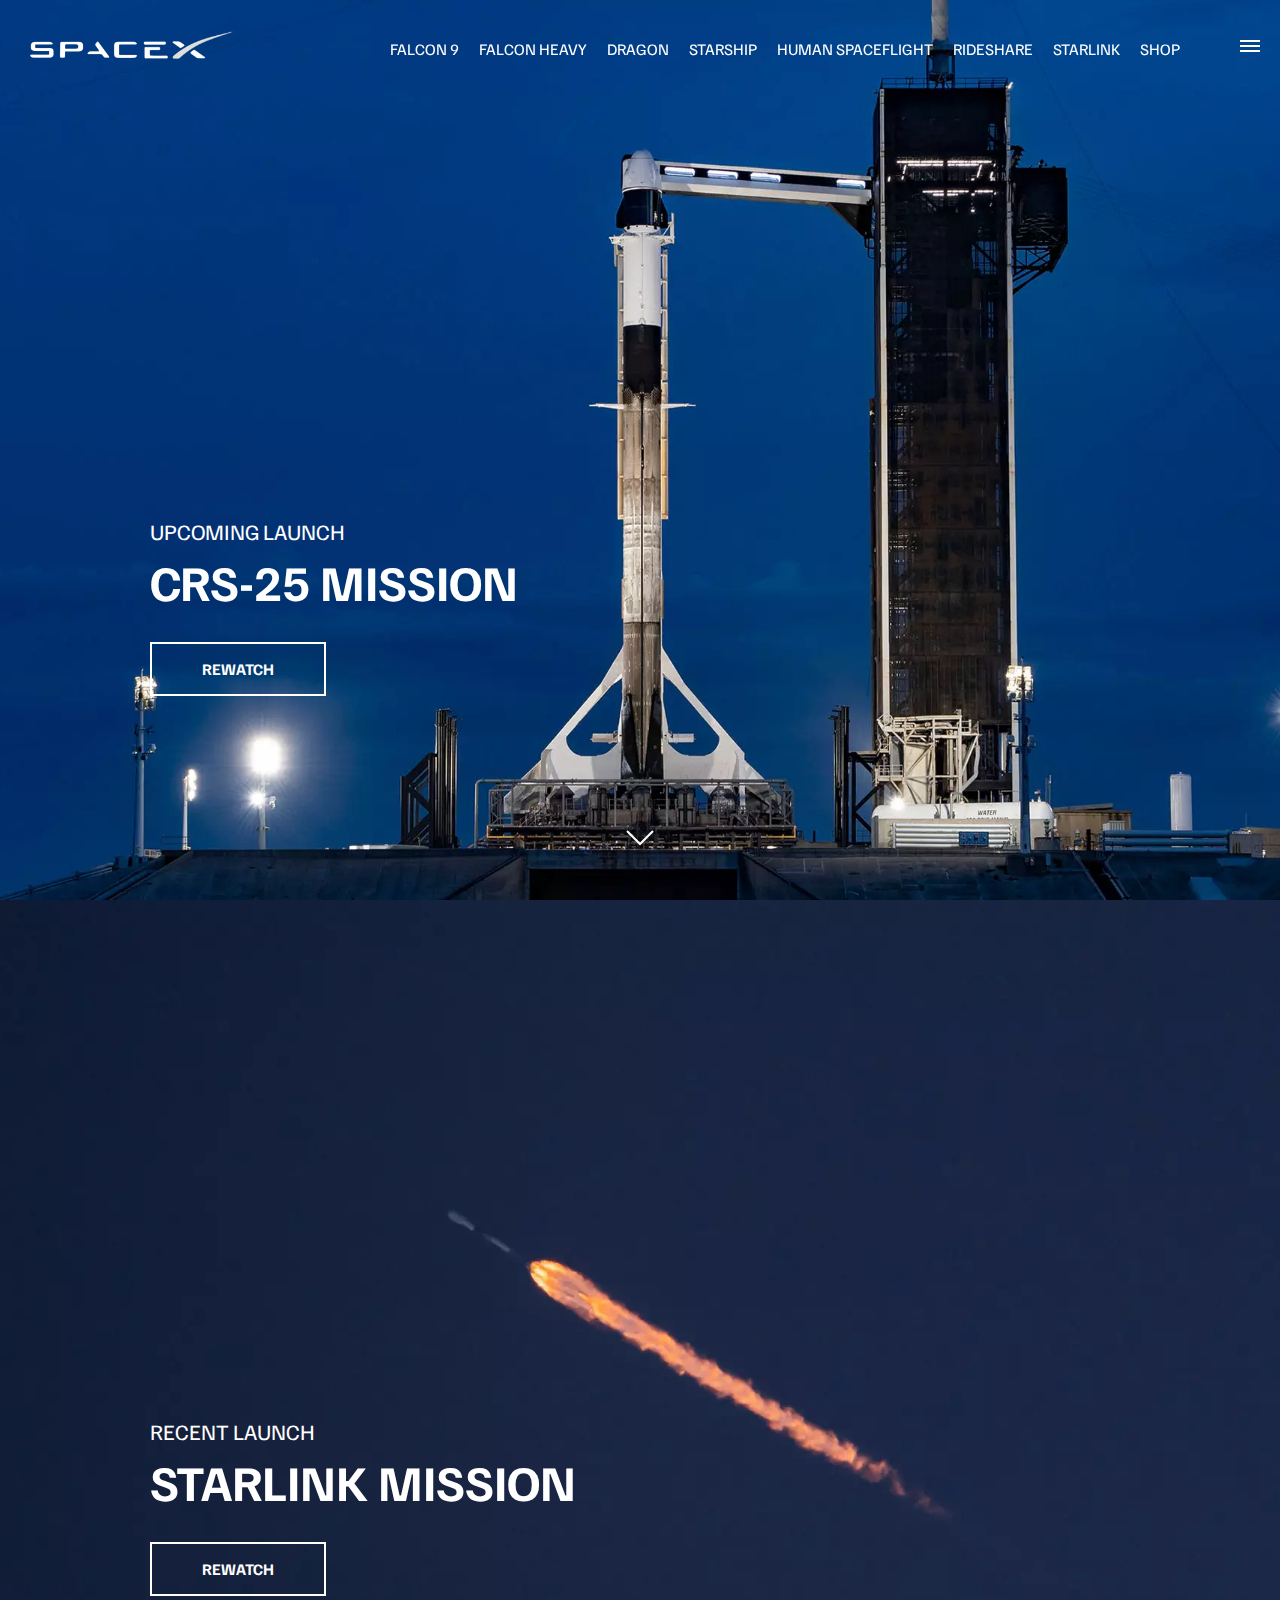
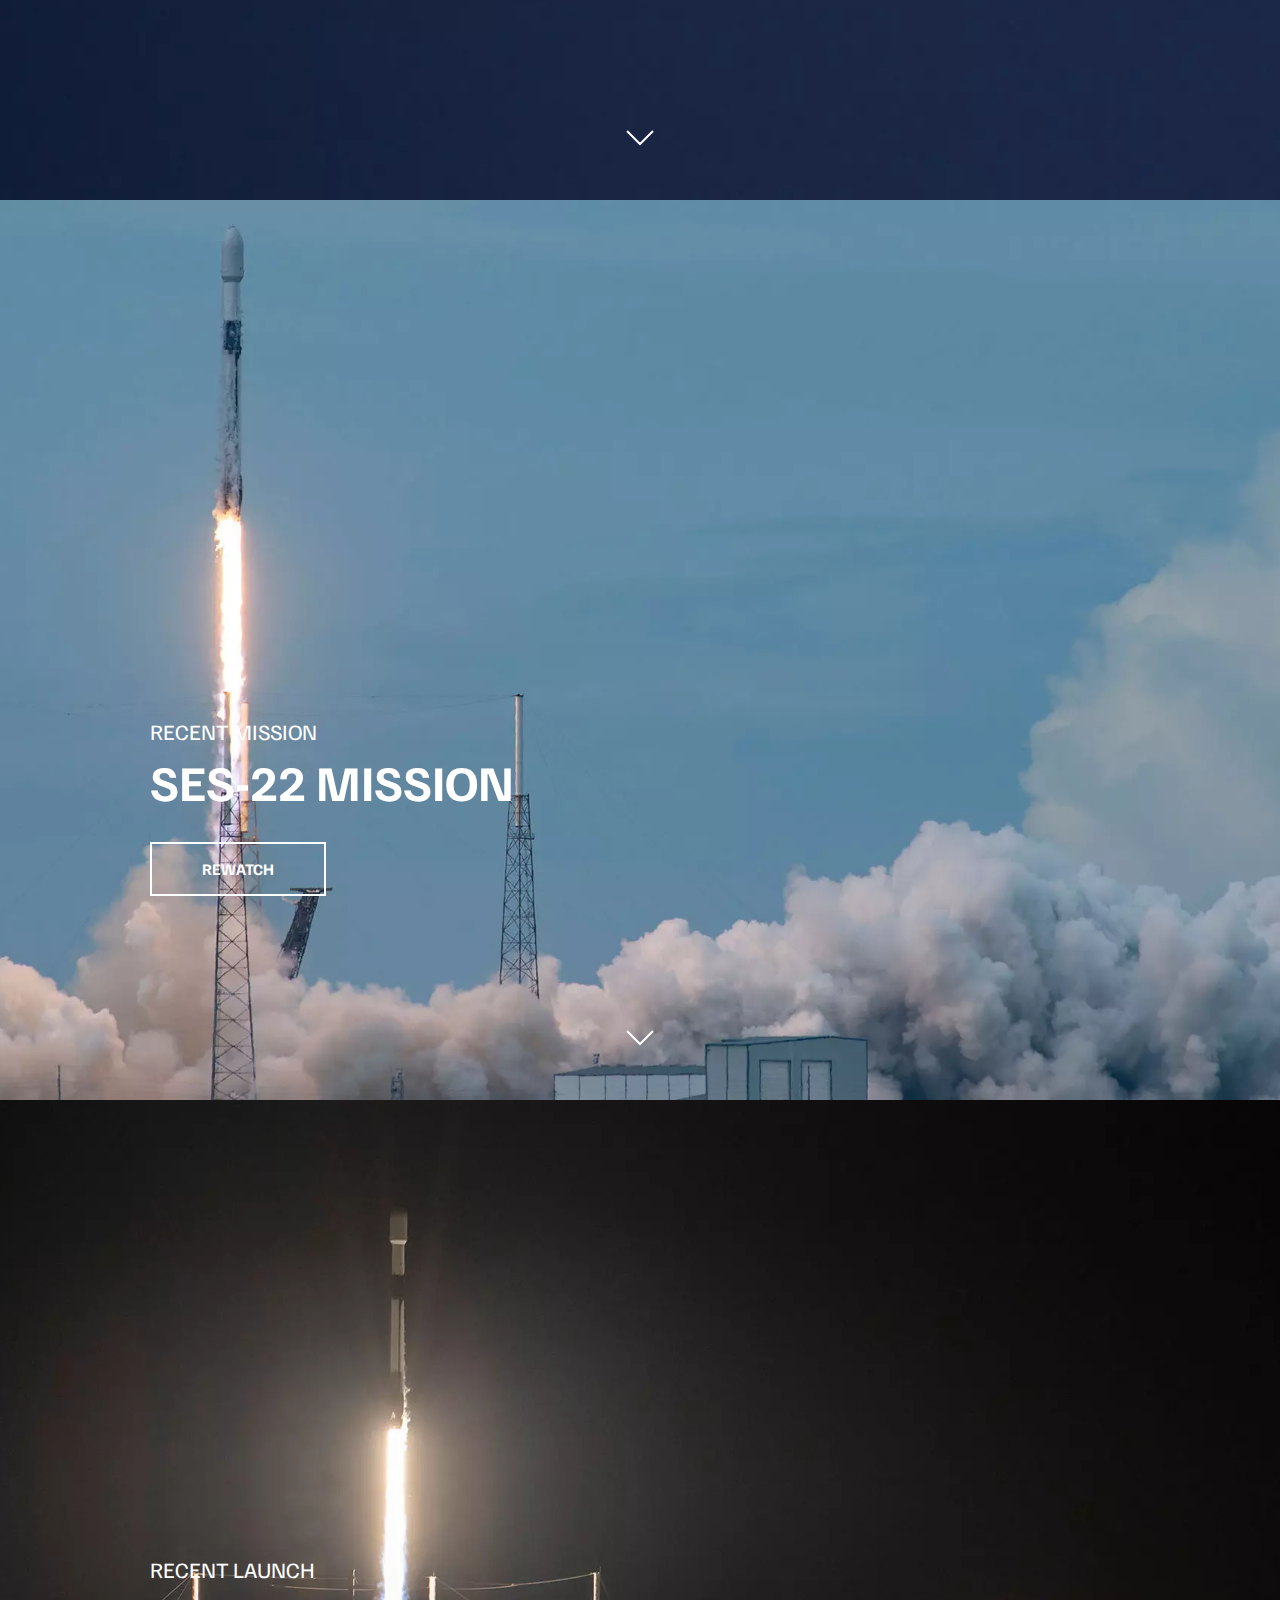
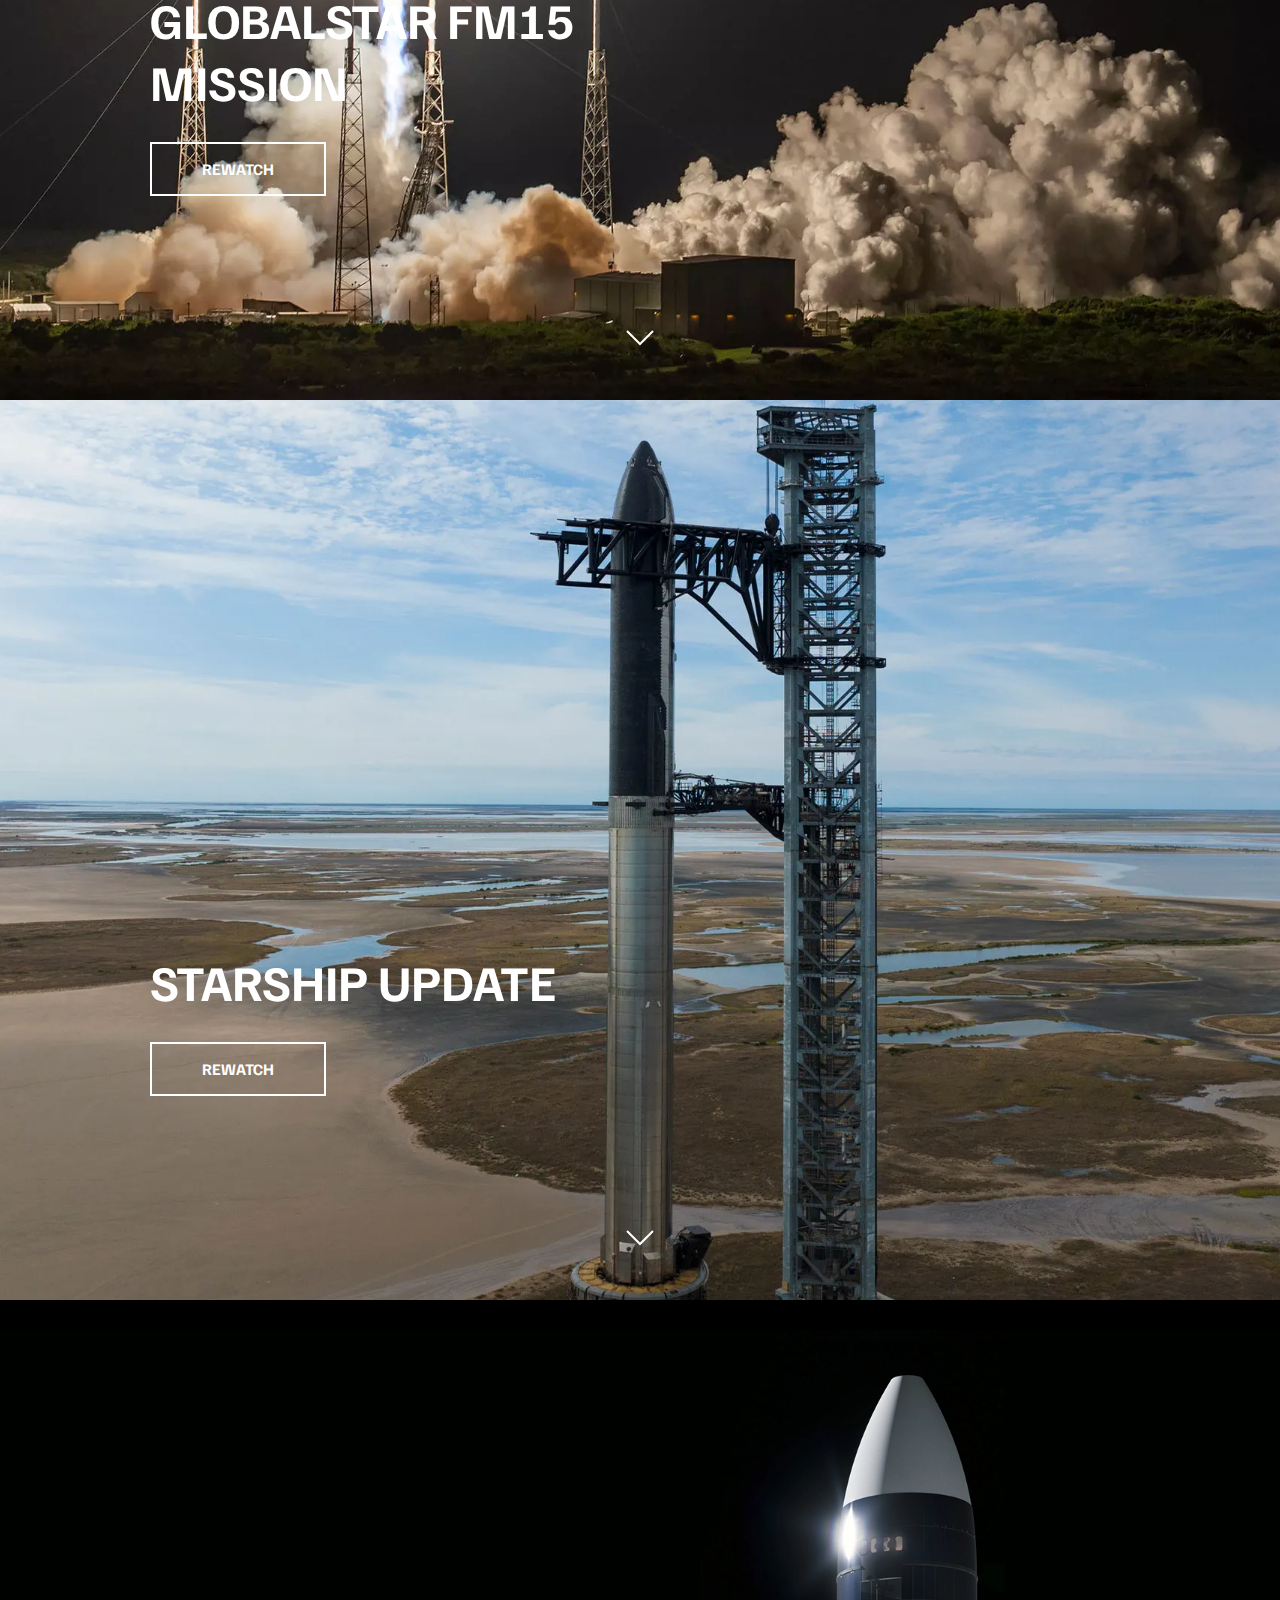
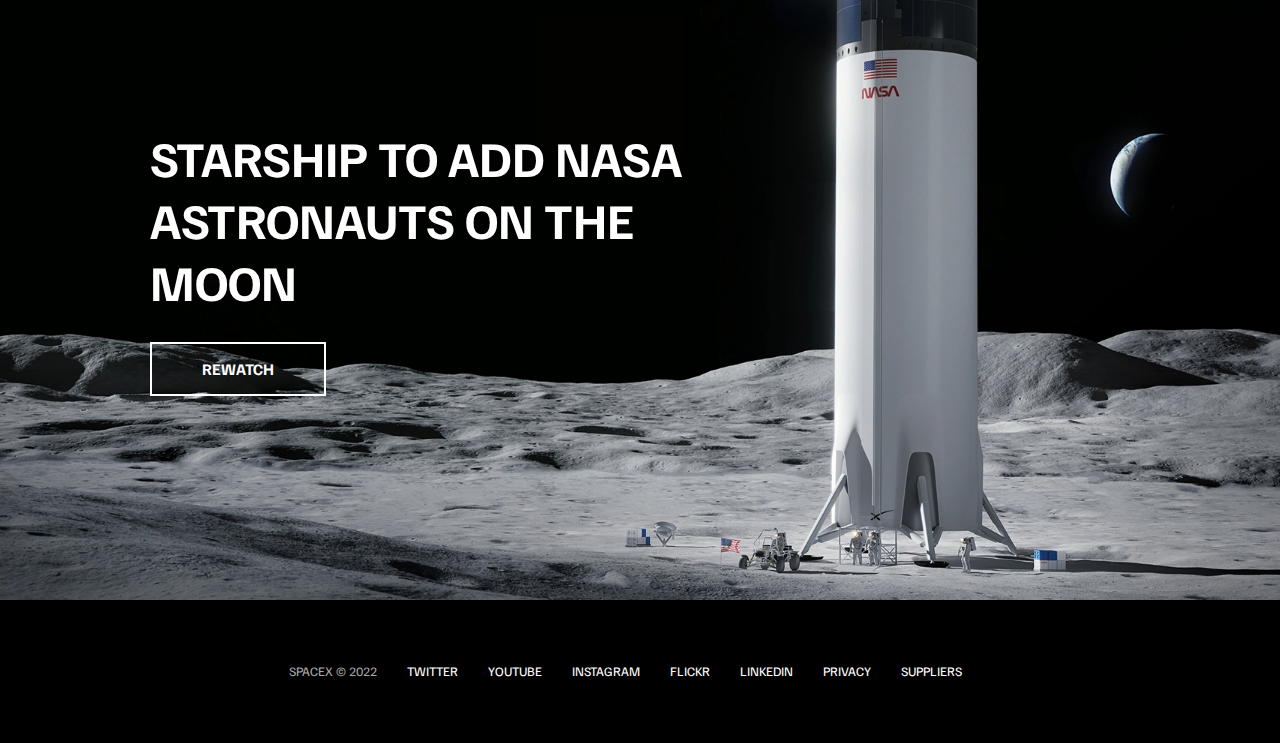
<file: spacex-website-main/index.html>
<!DOCTYPE html>
<html lang="en">
  <head>
    <meta charset="UTF-8" />
    <meta http-equiv="X-UA-Compatible" content="IE=edge" />
    <meta name="viewport" content="width=device-width, initial-scale=1.0" />
    <link rel="stylesheet" href="css/style.css" />
    <script src="js/script.js" defer></script>
    <title>SpaceX</title>
  </head>
  <body>
    <div id="overlay"></div>
    <div id="mobile-menu" class="mobile-main-menu">
      <ul>
        <li><a href="#">Mission</a></li>
        <li><a href="#">Launches</a></li>
        <li><a href="#">Careers</a></li>
        <li><a href="#">Updates</a></li>
        <li><a href="#">Shop</a></li>

        <li class="mobile-only"><a href="falcon9.html">Falcon 9</a></li>
        <li class="mobile-only">
          <a href="falcon-heavy.html">Falcon Heavy</a>
        </li>
        <li class="mobile-only"><a href="dragon.html">Dragon</a></li>
        <li class="mobile-only"><a href="#">Starship</a></li>
        <li class="mobile-only"><a href="#">Human Spaceflight</a></li>
        <li class="mobile-only"><a href="#">Rideshare</a></li>
        <li class="mobile-only"><a href="#">Starlink</a></li>
      </ul>
    </div>
    <header class="main-header">
      <div class="logo">
        <a href="index.html">
          <img src="img/logo.png" alt="SpaceX" />
        </a>
      </div>
      <nav class="desktop-main-menu">
        <ul>
          <li><a href="falcon9.html">Falcon 9</a></li>
          <li><a href="falcon-heavy.html">Falcon Heavy</a></li>
          <li><a href="dragon.html">Dragon</a></li>
          <li><a href="#">Starship</a></li>
          <li><a href="#">Human Spaceflight</a></li>
          <li><a href="#">Rideshare</a></li>
          <li><a href="#">Starlink</a></li>
          <li><a href="#">Shop</a></li>
        </ul>
      </nav>
    </header>

    <!-- Hamburger Menu -->
    <button id="menu-btn" class="hamburger" type="button">
      <span class="hamburger-top"></span>
      <span class="hamburger-middle"></span>
      <span class="hamburger-bottom"></span>
    </button>

    <!-- Section A -->
    <section class="section-a">
      <div class="section-inner">
        <h4>Upcoming Launch</h4>
        <h2>CRS-25 Mission</h2>
        <a href="#" class="btn">
          <div class="hover"></div>
          <span>Rewatch</span>
        </a>
      </div>

      <div class="scroll-arrow">
        <svg width="30px" height="20px">
          <path
            stroke="#ffffff"
            fill="none"
            stroke-width="2px"
            d="M2.000,5.000 L15.000,18.000 L28.000,5.000 "
          ></path>
        </svg>
      </div>
    </section>

    <!-- Section B -->
    <section class="section-b">
      <div class="section-inner">
        <h4>Recent Launch</h4>
        <h2>Starlink Mission</h2>
        <a href="#" class="btn">
          <div class="hover"></div>
          <span>Rewatch</span>
        </a>
      </div>

      <div class="scroll-arrow">
        <svg width="30px" height="20px">
          <path
            stroke="#ffffff"
            fill="none"
            stroke-width="2px"
            d="M2.000,5.000 L15.000,18.000 L28.000,5.000 "
          ></path>
        </svg>
      </div>
    </section>

    <!-- Section C -->
    <section class="section-c">
      <div class="section-inner">
        <h4>Recent Mission</h4>
        <h2>SES-22 Mission</h2>
        <a href="#" class="btn">
          <div class="hover"></div>
          <span>Rewatch</span>
        </a>
      </div>

      <div class="scroll-arrow">
        <svg width="30px" height="20px">
          <path
            stroke="#ffffff"
            fill="none"
            stroke-width="2px"
            d="M2.000,5.000 L15.000,18.000 L28.000,5.000 "
          ></path>
        </svg>
      </div>
    </section>

    <!-- Section D -->
    <section class="section-d">
      <div class="section-inner">
        <h4>Recent Launch</h4>
        <h2>Globalstar FM15 Mission</h2>
        <a href="#" class="btn">
          <div class="hover"></div>
          <span>Rewatch</span>
        </a>
      </div>

      <div class="scroll-arrow">
        <svg width="30px" height="20px">
          <path
            stroke="#ffffff"
            fill="none"
            stroke-width="2px"
            d="M2.000,5.000 L15.000,18.000 L28.000,5.000 "
          ></path>
        </svg>
      </div>
    </section>

    <!-- Section E -->
    <section class="section-e">
      <div class="section-inner">
        <h2>Starship Update</h2>
        <a href="#" class="btn">
          <div class="hover"></div>
          <span>Rewatch</span>
        </a>
      </div>

      <div class="scroll-arrow">
        <svg width="30px" height="20px">
          <path
            stroke="#ffffff"
            fill="none"
            stroke-width="2px"
            d="M2.000,5.000 L15.000,18.000 L28.000,5.000 "
          ></path>
        </svg>
      </div>
    </section>

    <!-- Section F -->
    <section class="section-f">
      <div class="section-inner">
        <h2>Starship to add NASA astronauts on the moon</h2>
        <a href="#" class="btn">
          <div class="hover"></div>
          <span>Rewatch</span>
        </a>
      </div>
    </section>

    <footer>
      <ul>
        <li>SpaceX &copy; 2022</li>
        <li><a href="#">Twitter</a></li>
        <li><a href="#">YouTube</a></li>
        <li><a href="#">Instagram</a></li>
        <li><a href="#">Flickr</a></li>
        <li><a href="#">LinkedIn</a></li>
        <li><a href="#">Privacy</a></li>
        <li><a href="#">Suppliers</a></li>
      </ul>
    </footer>
  </body>
</html>
</file>
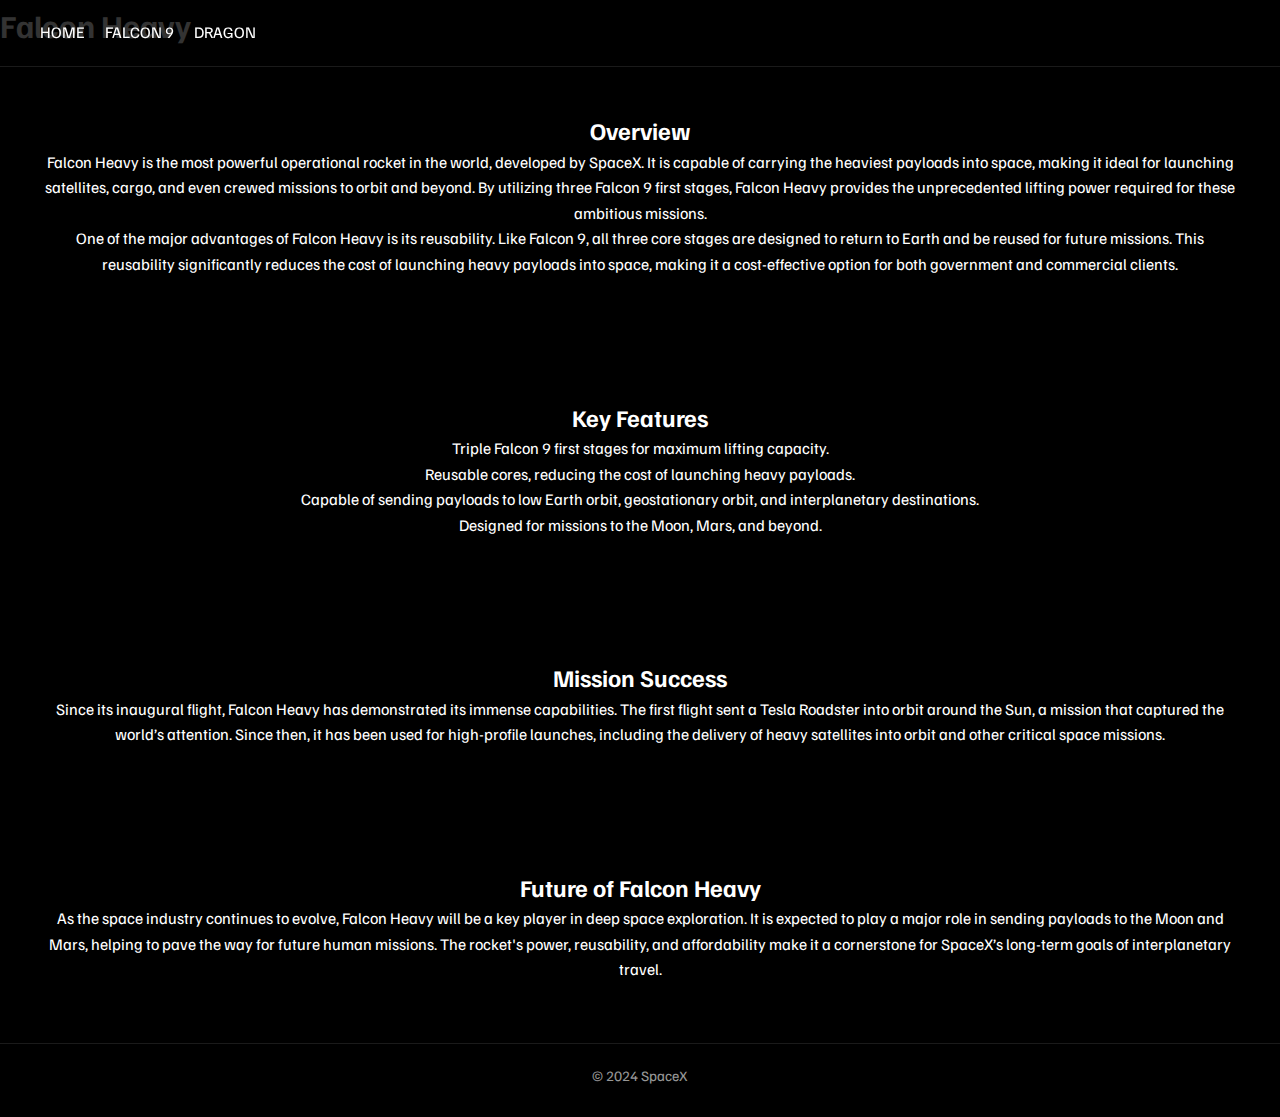
<file: falcon-heavy.html>
<!DOCTYPE html>
<html lang="en">
  <head>
    <meta charset="UTF-8" />
    <meta name="description" content="Learn about Falcon Heavy, the most powerful operational rocket by SpaceX, engineered to carry heavy payloads into space and beyond.">
    <meta name="viewport" content="width=device-width, initial-scale=1.0" />
    <title>Falcon Heavy - SpaceX</title>
    <link rel="stylesheet" href="style.css" />
    <script src="script.js" defer></script>
  </head>
  <body>
    <!-- Header -->
    <header>
      <nav>
        <ul>
          <li><a href="index.html">Home</a></li>
          <li><a href="falcon9.html">Falcon 9</a></li>
          <li><a href="dragon.html">Dragon</a></li>
        </ul>
      </nav>
    </header>

    <!-- Main Content -->
    <main>
      <h1>Falcon Heavy</h1>
    
      <!-- Overview Section -->
      <section>
        <h2>Overview</h2>
        <p>Falcon Heavy is the most powerful operational rocket in the world, developed by SpaceX. It is capable of carrying the heaviest payloads into space, making it ideal for launching satellites, cargo, and even crewed missions to orbit and beyond. By utilizing three Falcon 9 first stages, Falcon Heavy provides the unprecedented lifting power required for these ambitious missions.</p>
        <p>One of the major advantages of Falcon Heavy is its reusability. Like Falcon 9, all three core stages are designed to return to Earth and be reused for future missions. This reusability significantly reduces the cost of launching heavy payloads into space, making it a cost-effective option for both government and commercial clients.</p>
      </section>
    
      <!-- Key Features Section -->
      <section>
        <h2>Key Features</h2>
        <ul>
          <li>Triple Falcon 9 first stages for maximum lifting capacity.</li>
          <li>Reusable cores, reducing the cost of launching heavy payloads.</li>
          <li>Capable of sending payloads to low Earth orbit, geostationary orbit, and interplanetary destinations.</li>
          <li>Designed for missions to the Moon, Mars, and beyond.</li>
        </ul>
      </section>
    
      <!-- Mission Success Section -->
      <section>
        <h2>Mission Success</h2>
        <p>Since its inaugural flight, Falcon Heavy has demonstrated its immense capabilities. The first flight sent a Tesla Roadster into orbit around the Sun, a mission that captured the world’s attention. Since then, it has been used for high-profile launches, including the delivery of heavy satellites into orbit and other critical space missions.</p>
      </section>
    
      <!-- Future of Falcon Heavy Section -->
      <section>
        <h2>Future of Falcon Heavy</h2>
        <p>As the space industry continues to evolve, Falcon Heavy will be a key player in deep space exploration. It is expected to play a major role in sending payloads to the Moon and Mars, helping to pave the way for future human missions. The rocket's power, reusability, and affordability make it a cornerstone for SpaceX’s long-term goals of interplanetary travel.</p>
      </section>
    </main>
       
    <!-- Footer -->
    <footer>
      <p>&copy; 2024 SpaceX</p>
    </footer>
  </body>
</html>
</file>
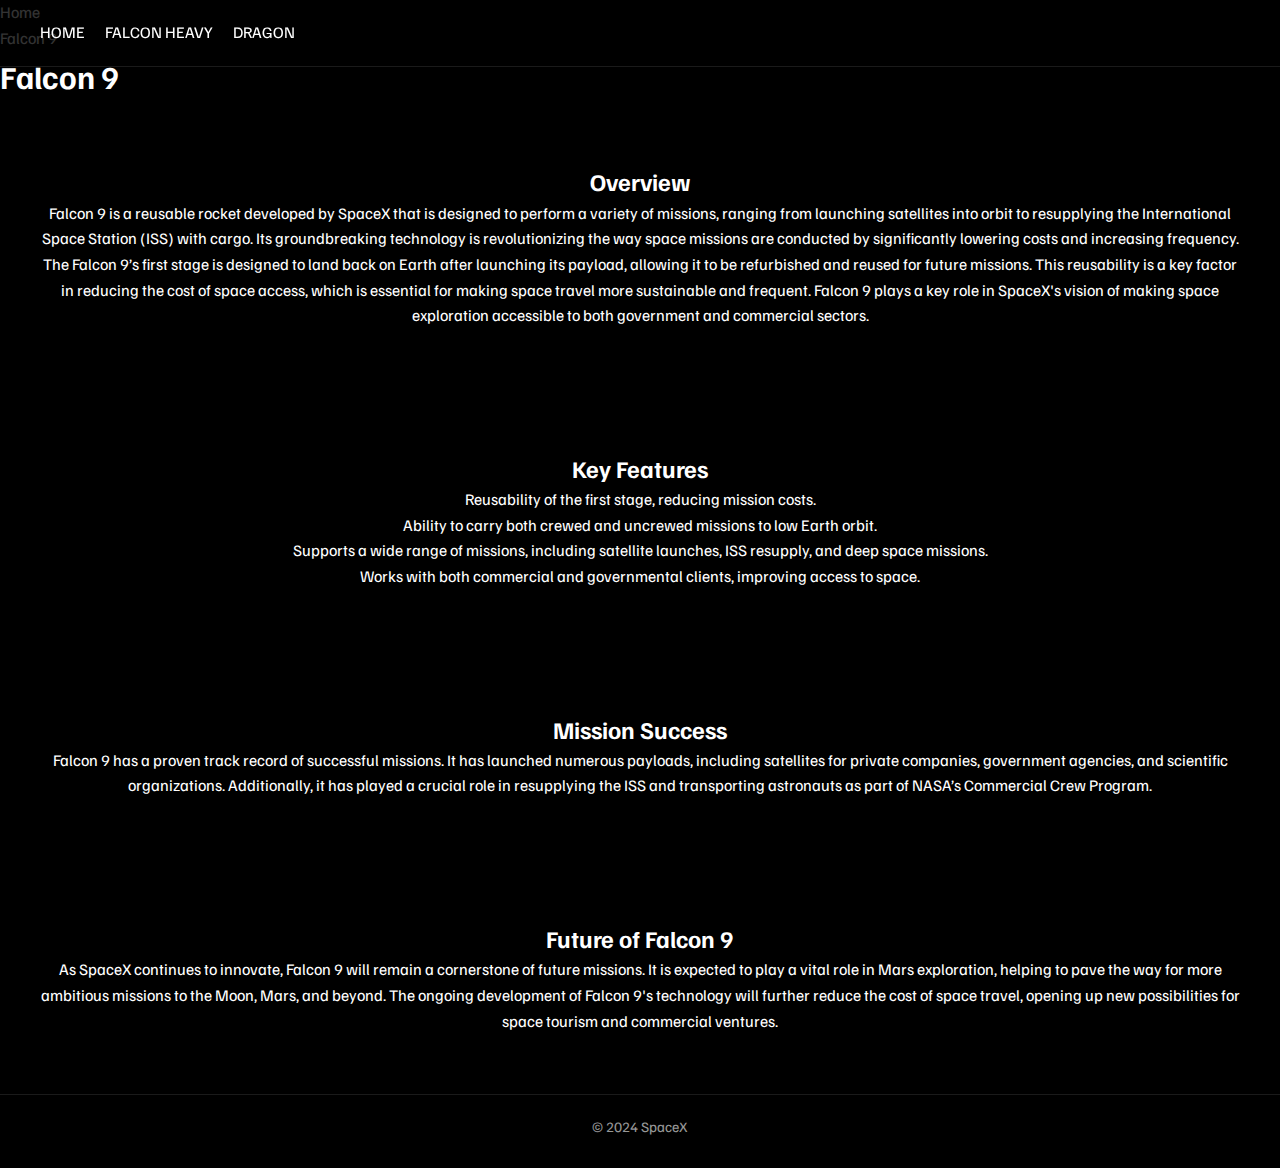
<file: falcon9.html>
<!DOCTYPE html>
<html lang="en">
  <head>
    <meta charset="UTF-8" />
    <meta name="description" content="Discover Falcon 9, SpaceX's pioneering reusable rocket designed to revolutionize space travel with innovative technology and cost-effective missions.">
    <meta name="viewport" content="width=device-width, initial-scale=1.0" />
    <title>Falcon 9 - Revolutionizing Space Travel with Reusable Rockets | SpaceX</title>
    <link rel="stylesheet" href="style.css" />
  </head>
  <body>
    <!-- Breadcrumb -->
    <nav>
      <ol>
        <li><a href="index.html">Home</a></li>
        <li>Falcon 9</li>
      </ol>
    </nav>

    <!-- Header -->
    <header>
      <nav>
        <ul>
          <li><a href="index.html">Home</a></li>
          <li><a href="falcon-heavy.html">Falcon Heavy</a></li>
          <li><a href="dragon.html">Dragon</a></li>
        </ul>
      </nav>
    </header>

    <!-- Main Content -->
    <main>
      <h1>Falcon 9</h1>
    
      <!-- Overview Section -->
      <section>
        <h2>Overview</h2>
        <p>Falcon 9 is a reusable rocket developed by SpaceX that is designed to perform a variety of missions, ranging from launching satellites into orbit to resupplying the International Space Station (ISS) with cargo. Its groundbreaking technology is revolutionizing the way space missions are conducted by significantly lowering costs and increasing frequency.</p>
        <p>The Falcon 9’s first stage is designed to land back on Earth after launching its payload, allowing it to be refurbished and reused for future missions. This reusability is a key factor in reducing the cost of space access, which is essential for making space travel more sustainable and frequent. Falcon 9 plays a key role in SpaceX's vision of making space exploration accessible to both government and commercial sectors.</p>
      </section>
    
      <!-- Key Features Section -->
      <section>
        <h2>Key Features</h2>
        <ul>
          <li>Reusability of the first stage, reducing mission costs.</li>
          <li>Ability to carry both crewed and uncrewed missions to low Earth orbit.</li>
          <li>Supports a wide range of missions, including satellite launches, ISS resupply, and deep space missions.</li>
          <li>Works with both commercial and governmental clients, improving access to space.</li>
        </ul>
      </section>
    
      <!-- Mission Success Section -->
      <section>
        <h2>Mission Success</h2>
        <p>Falcon 9 has a proven track record of successful missions. It has launched numerous payloads, including satellites for private companies, government agencies, and scientific organizations. Additionally, it has played a crucial role in resupplying the ISS and transporting astronauts as part of NASA’s Commercial Crew Program.</p>
      </section>
    
      <!-- Future Vision Section -->
      <section>
        <h2>Future of Falcon 9</h2>
        <p>As SpaceX continues to innovate, Falcon 9 will remain a cornerstone of future missions. It is expected to play a vital role in Mars exploration, helping to pave the way for more ambitious missions to the Moon, Mars, and beyond. The ongoing development of Falcon 9's technology will further reduce the cost of space travel, opening up new possibilities for space tourism and commercial ventures.</p>
      </section>
    </main>
    
    
    <!-- Footer -->
    <footer>
      <p>&copy; 2024 SpaceX</p>
    </footer>
  </body>
</html>
</file>
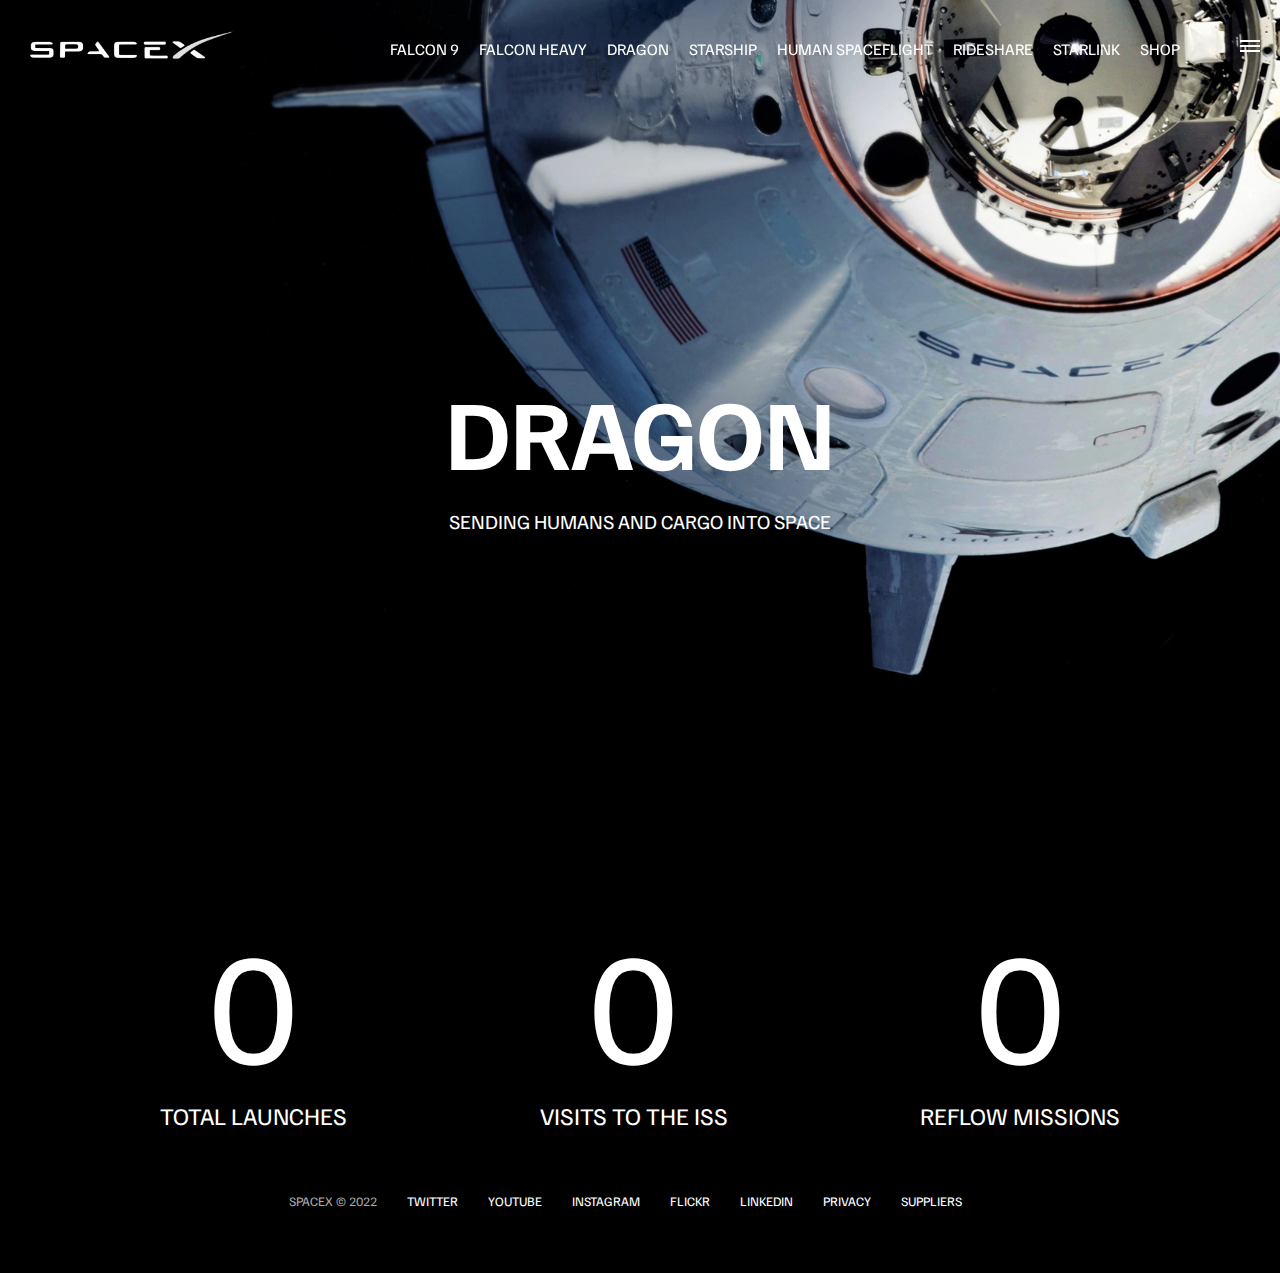
<file: spacex-website-main/dragon.html>
<!DOCTYPE html>
<html lang="en">
  <head>
    <meta charset="UTF-8" />
    <meta http-equiv="X-UA-Compatible" content="IE=edge" />
    <meta name="viewport" content="width=device-width, initial-scale=1.0" />
    <link rel="stylesheet" href="css/style.css" />
    <script src="js/script.js" defer></script>
    <title>SpaceX - Dragon</title>
  </head>
  <body>
    <div id="overlay"></div>
    <div id="mobile-menu" class="mobile-main-menu">
      <ul>
        <li><a href="#">Mission</a></li>
        <li><a href="#">Launches</a></li>
        <li><a href="#">Careers</a></li>
        <li><a href="#">Updates</a></li>
        <li><a href="#">Shop</a></li>

        <li class="mobile-only"><a href="falcon9.html">Falcon 9</a></li>
        <li class="mobile-only">
          <a href="falcon-heavy.html">Falcon Heavy</a>
        </li>
        <li class="mobile-only"><a href="dragon.html">Dragon</a></li>
        <li class="mobile-only"><a href="#">Starship</a></li>
        <li class="mobile-only"><a href="#">Human Spaceflight</a></li>
        <li class="mobile-only"><a href="#">Rideshare</a></li>
        <li class="mobile-only"><a href="#">Starlink</a></li>
      </ul>
    </div>
    <header class="main-header">
      <div class="logo">
        <a href="index.html">
          <img src="img/logo.png" alt="SpaceX" />
        </a>
      </div>
      <nav class="desktop-main-menu">
        <ul>
          <li><a href="falcon9.html">Falcon 9</a></li>
          <li><a href="falcon-heavy.html">Falcon Heavy</a></li>
          <li><a href="dragon.html">Dragon</a></li>
          <li><a href="#">Starship</a></li>
          <li><a href="#">Human Spaceflight</a></li>
          <li><a href="#">Rideshare</a></li>
          <li><a href="#">Starlink</a></li>
          <li><a href="#">Shop</a></li>
        </ul>
      </nav>
    </header>

    <!-- Hamburger Menu -->
    <button id="menu-btn" class="hamburger" type="button">
      <span class="hamburger-top"></span>
      <span class="hamburger-middle"></span>
      <span class="hamburger-bottom"></span>
    </button>

    <section class="section-animate bg-dragon"></section>
    <div class="section-inner-center">
      <h3>Dragon</h3>
      <p>Sending humans and cargo into space</p>
    </div>

    <div class="stats">
      <div>
        <span class="counter" data-target="34">0</span>
        <h4>Total Launches</h4>
      </div>
      <div>
        <span class="counter" data-target="31">0</span>
        <h4>Visits to the ISS</h4>
      </div>
      <div>
        <span class="counter" data-target="13">0</span>
        <h4>Reflow Missions</h4>
      </div>
    </div>

    <footer>
      <ul>
        <li>SpaceX &copy; 2022</li>
        <li><a href="#">Twitter</a></li>
        <li><a href="#">YouTube</a></li>
        <li><a href="#">Instagram</a></li>
        <li><a href="#">Flickr</a></li>
        <li><a href="#">LinkedIn</a></li>
        <li><a href="#">Privacy</a></li>
        <li><a href="#">Suppliers</a></li>
      </ul>
    </footer>
  </body>
</html>
</file>
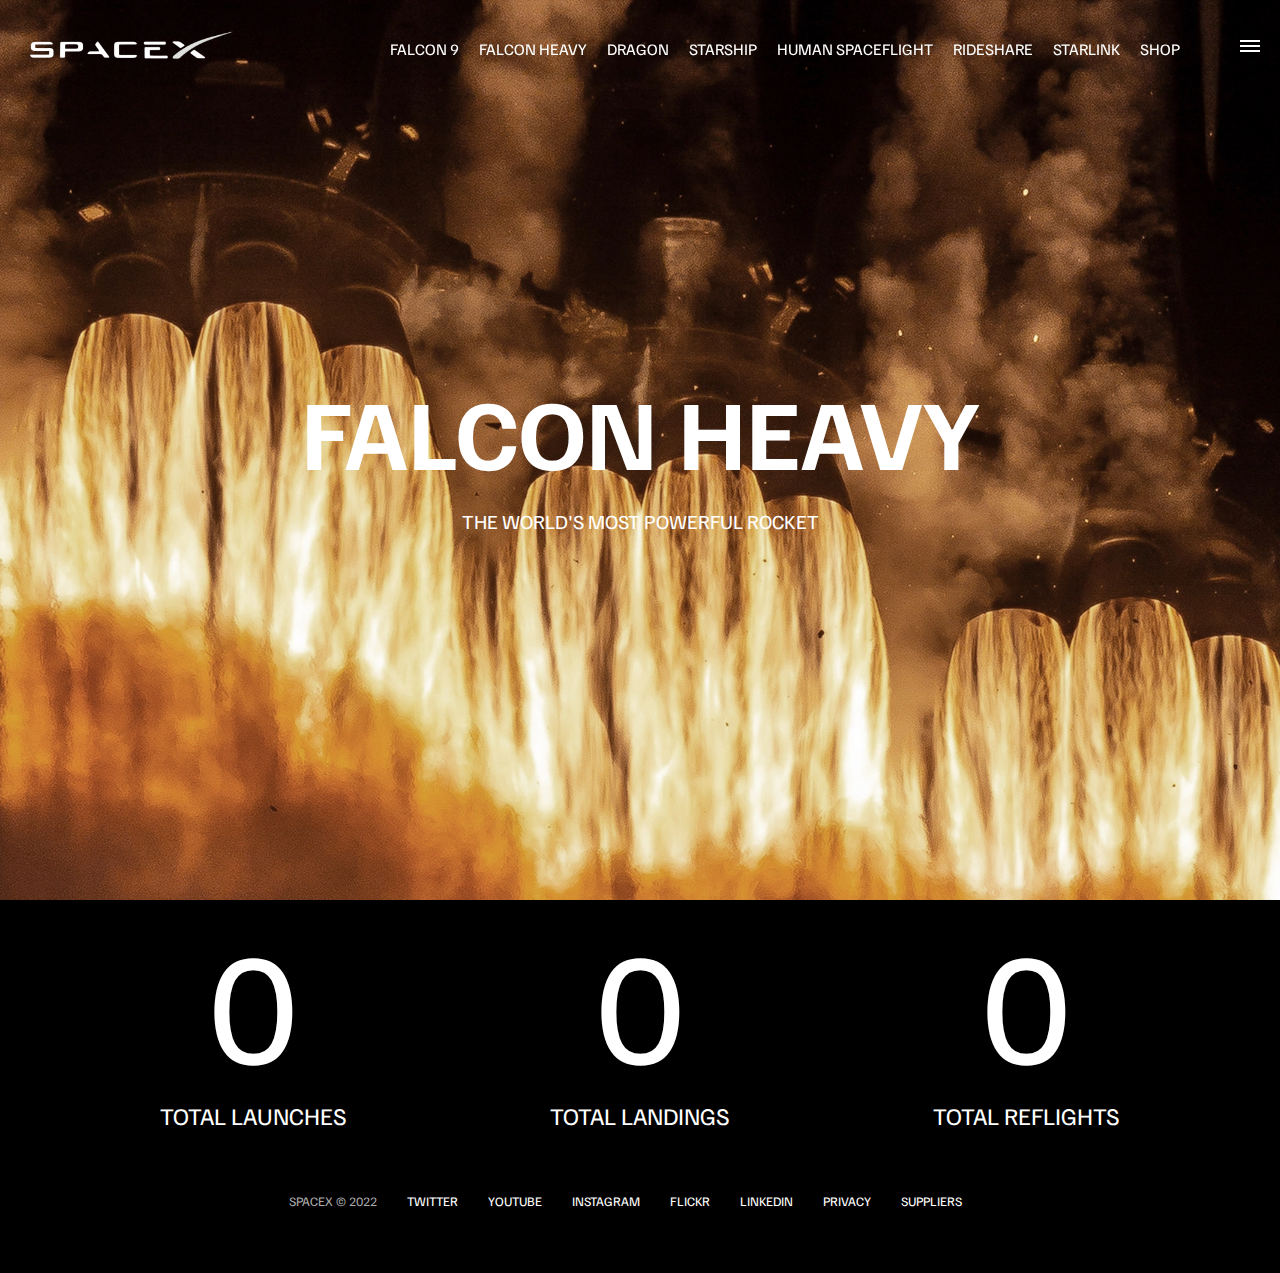
<file: spacex-website-main/falcon-heavy.html>
<!DOCTYPE html>
<html lang="en">
  <head>
    <meta charset="UTF-8" />
    <meta http-equiv="X-UA-Compatible" content="IE=edge" />
    <meta name="viewport" content="width=device-width, initial-scale=1.0" />
    <link rel="stylesheet" href="css/style.css" />
    <script src="js/script.js" defer></script>
    <title>SpaceX - Falcon Heavy</title>
  </head>
  <body>
    <div id="overlay"></div>
    <div id="mobile-menu" class="mobile-main-menu">
      <ul>
        <li><a href="#">Mission</a></li>
        <li><a href="#">Launches</a></li>
        <li><a href="#">Careers</a></li>
        <li><a href="#">Updates</a></li>
        <li><a href="#">Shop</a></li>

        <li class="mobile-only"><a href="falcon9.html">Falcon 9</a></li>
        <li class="mobile-only">
          <a href="falcon-heavy.html">Falcon Heavy</a>
        </li>
        <li class="mobile-only"><a href="dragon.html">Dragon</a></li>
        <li class="mobile-only"><a href="#">Starship</a></li>
        <li class="mobile-only"><a href="#">Human Spaceflight</a></li>
        <li class="mobile-only"><a href="#">Rideshare</a></li>
        <li class="mobile-only"><a href="#">Starlink</a></li>
      </ul>
    </div>
    <header class="main-header">
      <div class="logo">
        <a href="index.html">
          <img src="img/logo.png" alt="SpaceX" />
        </a>
      </div>
      <nav class="desktop-main-menu">
        <ul>
          <li><a href="falcon9.html">Falcon 9</a></li>
          <li><a href="falcon-heavy.html">Falcon Heavy</a></li>
          <li><a href="dragon.html">Dragon</a></li>
          <li><a href="#">Starship</a></li>
          <li><a href="#">Human Spaceflight</a></li>
          <li><a href="#">Rideshare</a></li>
          <li><a href="#">Starlink</a></li>
          <li><a href="#">Shop</a></li>
        </ul>
      </nav>
    </header>

    <!-- Hamburger Menu -->
    <button id="menu-btn" class="hamburger" type="button">
      <span class="hamburger-top"></span>
      <span class="hamburger-middle"></span>
      <span class="hamburger-bottom"></span>
    </button>

    <section class="section-animate bg-falcon-heavy"></section>
    <div class="section-inner-center">
      <h3>Falcon Heavy</h3>
      <p>The world's most powerful rocket</p>
    </div>

    <div class="stats">
      <div>
        <span class="counter" data-target="3">0</span>
        <h4>Total Launches</h4>
      </div>
      <div>
        <span class="counter" data-target="7">0</span>
        <h4>Total Landings</h4>
      </div>
      <div>
        <span class="counter" data-target="4">0</span>
        <h4>Total Reflights</h4>
      </div>
    </div>

    <footer>
      <ul>
        <li>SpaceX &copy; 2022</li>
        <li><a href="#">Twitter</a></li>
        <li><a href="#">YouTube</a></li>
        <li><a href="#">Instagram</a></li>
        <li><a href="#">Flickr</a></li>
        <li><a href="#">LinkedIn</a></li>
        <li><a href="#">Privacy</a></li>
        <li><a href="#">Suppliers</a></li>
      </ul>
    </footer>
  </body>
</html>
</file>
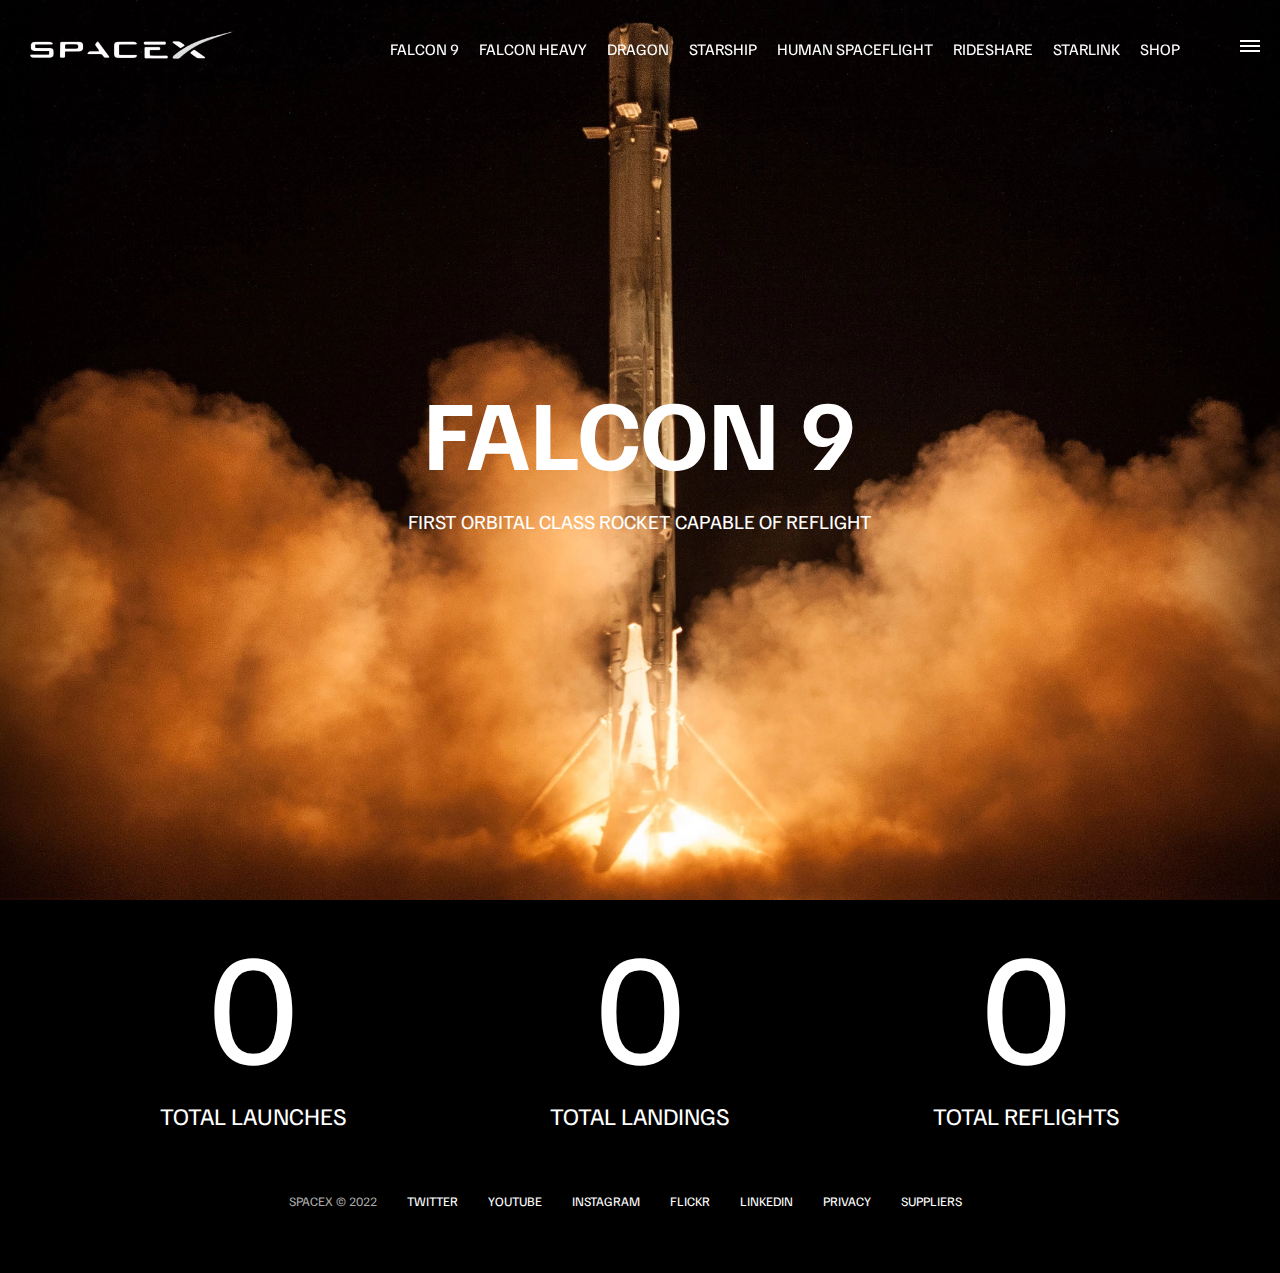
<file: spacex-website-main/falcon9.html>
<!DOCTYPE html>
<html lang="en">
  <head>
    <meta charset="UTF-8" />
    <meta http-equiv="X-UA-Compatible" content="IE=edge" />
    <meta name="viewport" content="width=device-width, initial-scale=1.0" />
    <link rel="stylesheet" href="css/style.css" />
    <script src="js/script.js" defer></script>
    <title>SpaceX - Falcon 9</title>
  </head>
  <body>
    <div id="overlay"></div>
    <div id="mobile-menu" class="mobile-main-menu">
      <ul>
        <li><a href="#">Mission</a></li>
        <li><a href="#">Launches</a></li>
        <li><a href="#">Careers</a></li>
        <li><a href="#">Updates</a></li>
        <li><a href="#">Shop</a></li>

        <li class="mobile-only"><a href="falcon9.html">Falcon 9</a></li>
        <li class="mobile-only">
          <a href="falcon-heavy.html">Falcon Heavy</a>
        </li>
        <li class="mobile-only"><a href="dragon.html">Dragon</a></li>
        <li class="mobile-only"><a href="#">Starship</a></li>
        <li class="mobile-only"><a href="#">Human Spaceflight</a></li>
        <li class="mobile-only"><a href="#">Rideshare</a></li>
        <li class="mobile-only"><a href="#">Starlink</a></li>
      </ul>
    </div>
    <header class="main-header">
      <div class="logo">
        <a href="index.html">
          <img src="img/logo.png" alt="SpaceX" />
        </a>
      </div>
      <nav class="desktop-main-menu">
        <ul>
          <li><a href="falcon9.html">Falcon 9</a></li>
          <li><a href="falcon-heavy.html">Falcon Heavy</a></li>
          <li><a href="dragon.html">Dragon</a></li>
          <li><a href="#">Starship</a></li>
          <li><a href="#">Human Spaceflight</a></li>
          <li><a href="#">Rideshare</a></li>
          <li><a href="#">Starlink</a></li>
          <li><a href="#">Shop</a></li>
        </ul>
      </nav>
    </header>

    <!-- Hamburger Menu -->
    <button id="menu-btn" class="hamburger" type="button">
      <span class="hamburger-top"></span>
      <span class="hamburger-middle"></span>
      <span class="hamburger-bottom"></span>
    </button>

    <section class="section-animate bg-falcon-9"></section>
    <div class="section-inner-center">
      <h3>Falcon 9</h3>
      <p>First orbital class rocket capable of reflight</p>
    </div>

    <div class="stats">
      <div>
        <span class="counter" data-target="3">0</span>
        <h4>Total Launches</h4>
      </div>
      <div>
        <span class="counter" data-target="7">0</span>
        <h4>Total Landings</h4>
      </div>
      <div>
        <span class="counter" data-target="4">0</span>
        <h4>Total Reflights</h4>
      </div>
    </div>

    <footer>
      <ul>
        <li>SpaceX &copy; 2022</li>
        <li><a href="#">Twitter</a></li>
        <li><a href="#">YouTube</a></li>
        <li><a href="#">Instagram</a></li>
        <li><a href="#">Flickr</a></li>
        <li><a href="#">LinkedIn</a></li>
        <li><a href="#">Privacy</a></li>
        <li><a href="#">Suppliers</a></li>
      </ul>
    </footer>
  </body>
</html>
</file>
<file: spacex-website-main/css/style.css>
@import url('https://fonts.googleapis.com/css2?family=Familjen+Grotesk:wght@400;600;700&display=swap');

*,
*::before,
*::after {
  margin: 0;
  padding: 0;
  box-sizing: border-box;
}

body {
  font-family: 'Familjen Grotesk', sans-serif;
  background: #000;
  color: #fff;
}

a {
  text-decoration: none;
  color: #fff;
}

ul {
  list-style: none;
}

/* Header/Navbar */
.main-header {
  position: fixed;
  top: 0;
  left: 0;
  width: 100%;
  z-index: 3;
  display: flex;
  justify-content: space-between;
  align-items: center;
  text-transform: uppercase;
  height: 100px;
  padding: 0 30px;
}

/* Logo */
.logo {
  width: 210px;
  height: auto;
}

.logo img {
  display: block;
  width: 100%;
  height: auto;
}

/* Desktop Menu */
.desktop-main-menu {
  margin-right: 50px;
}

.desktop-main-menu ul {
  display: flex;
}

.desktop-main-menu ul li {
  position: relative;
  margin-right: 20px;
  padding-bottom: 2px;
}

/* Menu item bottom border */
.desktop-main-menu ul li a::after {
  content: '';
  position: absolute;
  bottom: 0;
  left: 0;
  width: 100%;
  height: 1px;
  background: #fff;
  transform: scaleX(0);
  transition: transform 0.6s cubic-bezier(0.19, 1, 0.22, 1);
  transform-origin: right center;
}

.desktop-main-menu ul li a:hover::after {
  transform: scaleX(1);
  transform-origin: left center;
  transition-duration: 0.4s;
}

/* Sections */
section {
  position: relative;
  height: 100vh;
  background-position: center center;
  background-repeat: no-repeat;
  background-size: cover;
  text-transform: uppercase;
}

.section-inner {
  position: absolute;
  bottom: 200px;
  left: 150px;
  max-width: 560px;
}

.section-inner h4 {
  font-size: 22px;
  margin-bottom: 5px;
  font-weight: 300;
  animation: fadeInUp 0.5s ease-in-out;
}

.section-inner h2 {
  font-size: 50px;
  font-weight: 700;
  margin-bottom: 20px;
  animation: fadeInUp 0.5s ease-in-out 0.2s;
  animation-fill-mode: both; 
}

.section-inner a {
  animation: fadeInUp 0.5s ease-in-out 0.4s;
  animation-fill-mode: both; 
}

/* Background images */
.section-a {
  background-image: url('../img/section-a.webp');
}
.section-b {
  background-image: url('../img/section-b.webp');
}
.section-c {
  background-image: url('../img/section-c.webp');
}
.section-d {
  background-image: url('../img/section-d.webp');
}
.section-e {
  background-image: url('../img/section-e.webp');
}
.section-f {
  background-image: url('../img/section-f.webp');
}

.btn {
  position: relative;
  display: inline-block;
  cursor: pointer;
  text-align: center;
  min-width: 130px;
  padding: 15px 50px;
  margin-top: 10px;
  border: 2px solid #fff;
  text-transform: uppercase;
  font-weight: bold;
  overflow: hidden;
  z-index: 2;
}

.btn:hover span {
  color: #000;
}

.btn .hover {
  position: absolute;
  top: 0;
  left: 0;
  width: 100%;
  height: 100%;
  background-color: #fff;
  color: #000;
  z-index: -1;
  transform: translateY(100%);
  transition: transform 0.6s cubic-bezier(0.19, 1, 0.22, 1);
}

.btn:hover .hover {
  transform: translateY(0);
}

.scroll-arrow {
  position: absolute;
  bottom: 50px;
  left: 50%;
  transform: translateX(-50%);
  animation: fadeBounce 5s infinite;
}

/* Footer */
footer {
  position: relative;
  padding: 55px 0;
}

footer ul {
  display: flex;
  justify-content: center;
  align-items: center;
  flex-wrap: wrap;
}

footer ul li {
  margin-right: 30px;
  color: #aaa;
  text-transform: uppercase;
  font-size: 13px;
  line-height: 2.5;
}

footer ul li a {
  color: #fff;
  transition: color 0.6s;
}

footer ul li a:hover {
  color: #aaa;
}

/* Hamburger Menu */
.hamburger {
  position: fixed;
  top: 40px;
  right: 20px;
  z-index: 10;
  cursor: pointer;
  width: 20px;
  height: 20px;
  background: none;
  border: none;
}

.hamburger-top,
.hamburger-middle,
.hamburger-bottom {
  position: absolute;
  width: 20px;
  height: 2px;
  top: 0;
  left: 0;
  background: #fff;
  transition: all 0.5s;
}

.hamburger-middle {
  transform: translateY(5px);
}

.hamburger-bottom {
  transform: translateY(10px);
}

/* Transition hamburger to X when open */
.open {
  transform: rotate(90deg);
}

.open .hamburger-top {
  transform: rotate(45deg) translateY(6px) translateX(6px);
}

.open .hamburger-middle {
  display: none;
}

.open .hamburger-bottom {
  transform: rotate(-45deg) translateY(6px) translateX(-6px);
}

/* Overlay */
.overlay-show {
  position: fixed;
  top: 0;
  left: 0;
  width: 100%;
  height: 100%;
  background-color: rgba(0, 0, 0, 0.5);
  z-index: 3;
}

/* Stop body scroll */
.stop-scrolling {
  overflow: hidden;
}

/* Hide mobile main menu items */
.mobile-only {
  display: none;
}

/* Mobile menu */
.mobile-main-menu {
  position: fixed;
  top: 0;
  right: 0;
  width: 350px;
  height: 100%;
  background: #000;
  z-index: 4;
  display: flex;
  align-items: center;
  justify-content: center;
  transform: translateX(100%);
  transition: transform 0.6s cubic-bezier(0.19, 1, 0.22, 1);
}

/* Bring menu from right */
.show-menu {
  transform: translateX(0);
}

.mobile-main-menu ul {
  display: flex;
  flex-direction: column;
  align-items: end;
  justify-content: center;
  padding: 50px;
  width: 100%;
}

.mobile-main-menu ul li {
  margin-bottom: 20px;
  font-size: 18px;
  text-transform: uppercase;
  border-bottom: 1px #555 dotted;
  width: 100%;
  text-align: right;
  padding-bottom: 8px;
}

.mobile-main-menu ul li a {
  color: #fff;
  transition: color 0.6s;
}

.mobile-main-menu ul li a:hover {
  color: #aaa;
}

/* Inner Pages */
.bg-falcon-9 {
  background-image: url('../img/falcon-9.webp');
}

.bg-falcon-heavy {
  background-image: url('../img/falcon-heavy.webp');
}

.bg-dragon {
  background-image: url('../img/dragon.webp');
}

.section-animate {
  animation: fadeIn 2s ease-in-out;
}

.section-inner-center {
  position: absolute;
  top: 50%;
  left: 50%;
  transform: translate(-50%, -50%);
  text-transform: uppercase;
  text-align: center;
  width: 80%;
}

.section-inner-center h3 {
  font-size: 100px;
  margin-bottom: 15px;
  animation: fadeInUp 0.5s ease-in-out;
}

.section-inner-center p {
  font-size: 20px;
  animation: fadeInUp 0.5s ease-in-out 0.2s;
  animation-fill-mode: both;
}

/* Stats */
.stats {
  max-width: 960px;
  margin: 0 auto;
  display: flex;
  align-items: center;
  justify-content: space-between;
  text-align: center;
  text-transform: uppercase;
}

.stats div span {
  font-size: 160px;
}

.stats div h4 {
  font-size: 24px;
  font-weight: 300;
}

/* Animations */

@keyframes fadeInUp {
  0% {
    opacity: 0;
    transform: translateY(140px);
  }

  100% {
    opacity: 1;
    transform: translateY(0);
  }
}

@keyframes fadeIn {
  0% {
    opacity: 0;
  }

  100% {
    opacity: 1;
  }
}

@keyframes fadeBounce {
  0%,
  20%,
  50%,
  80%,
  100% {
    opacity: 0;
    transform: translateY(-20px);
  }

  40% {
    opacity: 1;
    transform: translateY(0);
  }
}

/* Media Queries */

@media (max-width: 960px) {
  /* Hide desktop menu */
  .desktop-main-menu {
    display: none;
  }

  /* Show main mobile items */
  .mobile-only {
    display: block;
  }

  .section-inner-center h3 {
    font-size: 75px;
  }
}

@media (max-width: 600px) {
  .section-inner {
    bottom: 75px;
    left: 20px;
  }

  .section-inner h2 {
    font-size: 40px;
  }

  footer ul li:first-child {
    position: absolute;
    top: 30px;
    left: 50%;
    transform: translate(-50%, -50%);
  }

  footer ul li {
    margin-right: 15px;
  }

  .logo {
    width: 150px;
    margin: auto;
  }

  .section-inner-center h3 {
    font-size: 50px;
  }

  /* Stats */
  .stats {
    flex-direction: column;
  }

  .stats div {
    margin-bottom: 20px;
  }
}
</file>
<file: style.css>
@import url('https://fonts.googleapis.com/css2?family=Familjen+Grotesk:wght@400;600;700&display=swap');

*,
*::before,
*::after {
  margin: 0;
  padding: 0;
  box-sizing: border-box;
}

body {
  font-family: 'Familjen Grotesk', sans-serif;
  background: #000;
  color: #fff;
  line-height: 1.6;
}

a {
  text-decoration: none;
  color: #fff;
}

ul {
  list-style: none;
}

/* Header/Navbar */
header {
  display: flex;
  justify-content: space-between;
  align-items: center;
  padding: 20px 40px;
  background: rgba(0, 0, 0, 0.8);
  position: fixed;
  top: 0;
  width: 100%;
  z-index: 100;
  border-bottom: 1px solid rgba(255, 255, 255, 0.1);
}

.logo {
  width: 150px;
}

.logo img {
  width: 100%;
  height: auto;
}

nav ul {
  display: flex;
  gap: 20px;
}

nav ul li a {
  position: relative;
  font-size: 1rem;
  text-transform: uppercase;
  padding-bottom: 5px;
  transition: color 0.3s;
}

nav ul li a:hover::after {
  content: '';
  position: absolute;
  bottom: 0;
  left: 0;
  width: 100%;
  height: 2px;
  background-color: #fff;
}

/* Hero Section */
.hero {
  display: flex;
  flex-direction: column;
  justify-content: center;
  align-items: center;
  text-align: center;
  height: 100vh;
  padding: 20px;
  background: url('hero-bg.webp') no-repeat center center/cover;
}

.hero h1 {
  font-size: 3rem;
  margin-bottom: 20px;
}

.hero p {
  font-size: 1.2rem;
  max-width: 600px;
  margin: 0 auto;
}

/* Section Styles */
section {
  padding: 60px 40px;
  text-align: center;
}

.about {
  background: rgba(255, 255, 255, 0.05);
  padding: 80px 20px;
}

.innovations ul {
  max-width: 800px;
  margin: 20px auto;
  text-align: left;
  line-height: 1.8;
}

.innovations ul li {
  margin-bottom: 10px;
  font-size: 1rem;
}

.missions ul {
  max-width: 800px;
  margin: 20px auto;
  display: flex;
  flex-direction: column;
  gap: 10px;
}

.missions ul li a {
  display: block;
  padding: 10px;
  background: rgba(255, 255, 255, 0.1);
  border-radius: 5px;
  text-align: left;
  font-size: 1rem;
  transition: background 0.3s;
}

.missions ul li a:hover {
  background: rgba(255, 255, 255, 0.2);
}

.cta {
  background: linear-gradient(135deg, rgba(0, 0, 0, 0.8), rgba(255, 255, 255, 0.1));
  color: #fff;
  padding: 80px 20px;
  text-align: center;
}

.cta h2 {
  font-size: 2.5rem;
  margin-bottom: 20px;
}

.cta p {
  font-size: 1.2rem;
  margin-bottom: 30px;
}

/* Footer */
footer {
  background: #000;
  padding: 20px 40px;
  border-top: 1px solid rgba(255, 255, 255, 0.1);
  text-align: center;
}

footer p {
  margin-bottom: 10px;
  font-size: 0.9rem;
  color: rgba(255, 255, 255, 0.6);
}

footer ul {
  display: flex;
  justify-content: center;
  gap: 15px;
}

footer ul li a {
  font-size: 0.9rem;
  color: #fff;
  transition: color 0.3s;
}

footer ul li a:hover {
  color: rgba(255, 255, 255, 0.6);
}

/* Buttons */
.btn {
  display: inline-block;
  background: none;
  border: 2px solid #fff;
  color: #fff;
  padding: 10px 20px;
  font-size: 1rem;
  text-transform: uppercase;
  transition: background 0.3s, color 0.3s;
}

.btn:hover {
  background: #fff;
  color: #000;
}

/* Media Queries */
@media (max-width: 768px) {
  header {
    flex-direction: column;
    gap: 20px;
  }

  .hero h1 {
    font-size: 2rem;
  }

  .hero p {
    font-size: 1rem;
  }

  .missions ul {
    padding: 0 10px;
  }

  footer ul {
    flex-direction: column;
    gap: 10px;
  }
}

@media (max-width: 480px) {
  nav ul {
    flex-direction: column;
    gap: 10px;
  }

  .cta h2 {
    font-size: 2rem;
  }

  .cta p {
    font-size: 1rem;
  }
}

/* Welcome Section Background Video */
.section-a video {
  position: absolute;
  top: 0;
  left: 0;
  width: 100%;
  height: 100%;
  object-fit: cover;
  z-index: -1;
}

/* About Section */
.section-b {
  background-image: url('section-b.webp');
  background-size: cover;
  background-position: center;
  color: #fff;
  padding: 100px 20px;
  text-align: center;
}

/* Explore Missions Section */
.section-c {
  background-image: url('section-c.webp');
  background-size: cover;
  background-position: center;
  padding: 100px 20px;
  color: #fff;
  text-align: center;
}

.section-c ul {
  display: flex;
  justify-content: center;
  gap: 20px;
  margin-top: 20px;
}

.section-c ul li {
  background: rgba(0, 0, 0, 0.7);
  padding: 15px;
  border-radius: 10px;
}

.section-c ul li a {
  color: #fff;
  font-weight: bold;
}

/* Highlights Section */
.section-d {
  background-image: url('section-d.webp');
  background-size: cover;
  background-position: center;
  padding: 100px 20px;
  color: #fff;
}

.stats {
  display: flex;
  justify-content: space-around;
  text-align: center;
  margin: 0 auto;
  max-width: 960px;
}

.stats div span {
  font-size: 4rem;
  display: block;
  margin-bottom: 10px;
}

/* Adjustments for smaller screens */
@media (max-width: 768px) {
  .stats {
    flex-direction: column;
    gap: 20px;
  }

  .stats div span {
    font-size: 3rem;
  }
}
</file>
